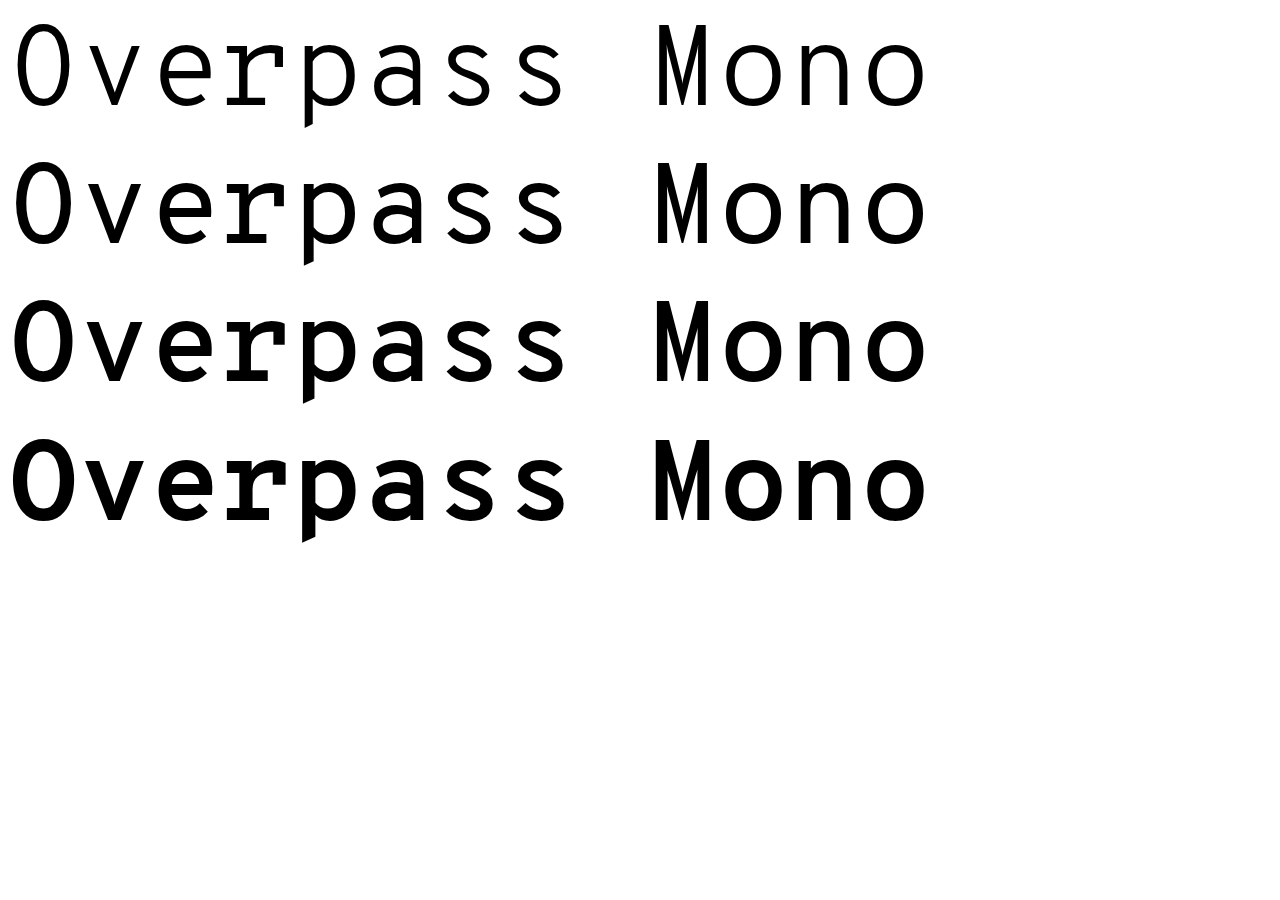
<file: web-server/pkg/templates/styles/assets/fonts/overpass-mono-webfont/example.html>
<!doctype html>
<html class="no-js" lang="">
    <head>
      <link rel="stylesheet" href="overpass-mono.css" />
      <style>body{font-family: overpass-mono, monospace; font-size:9vw; }
      p{margin:0; line-height:1.2em; padding:0;}</style>
</head>
<body>
  <p style="font-weight:300">Overpass Mono</p>
  <p style="font-weight:400">Overpass Mono</p>
  <p style="font-weight:500">Overpass Mono</p>
  <p style="font-weight:600">Overpass Mono</p>

</body>
</html>
</file>
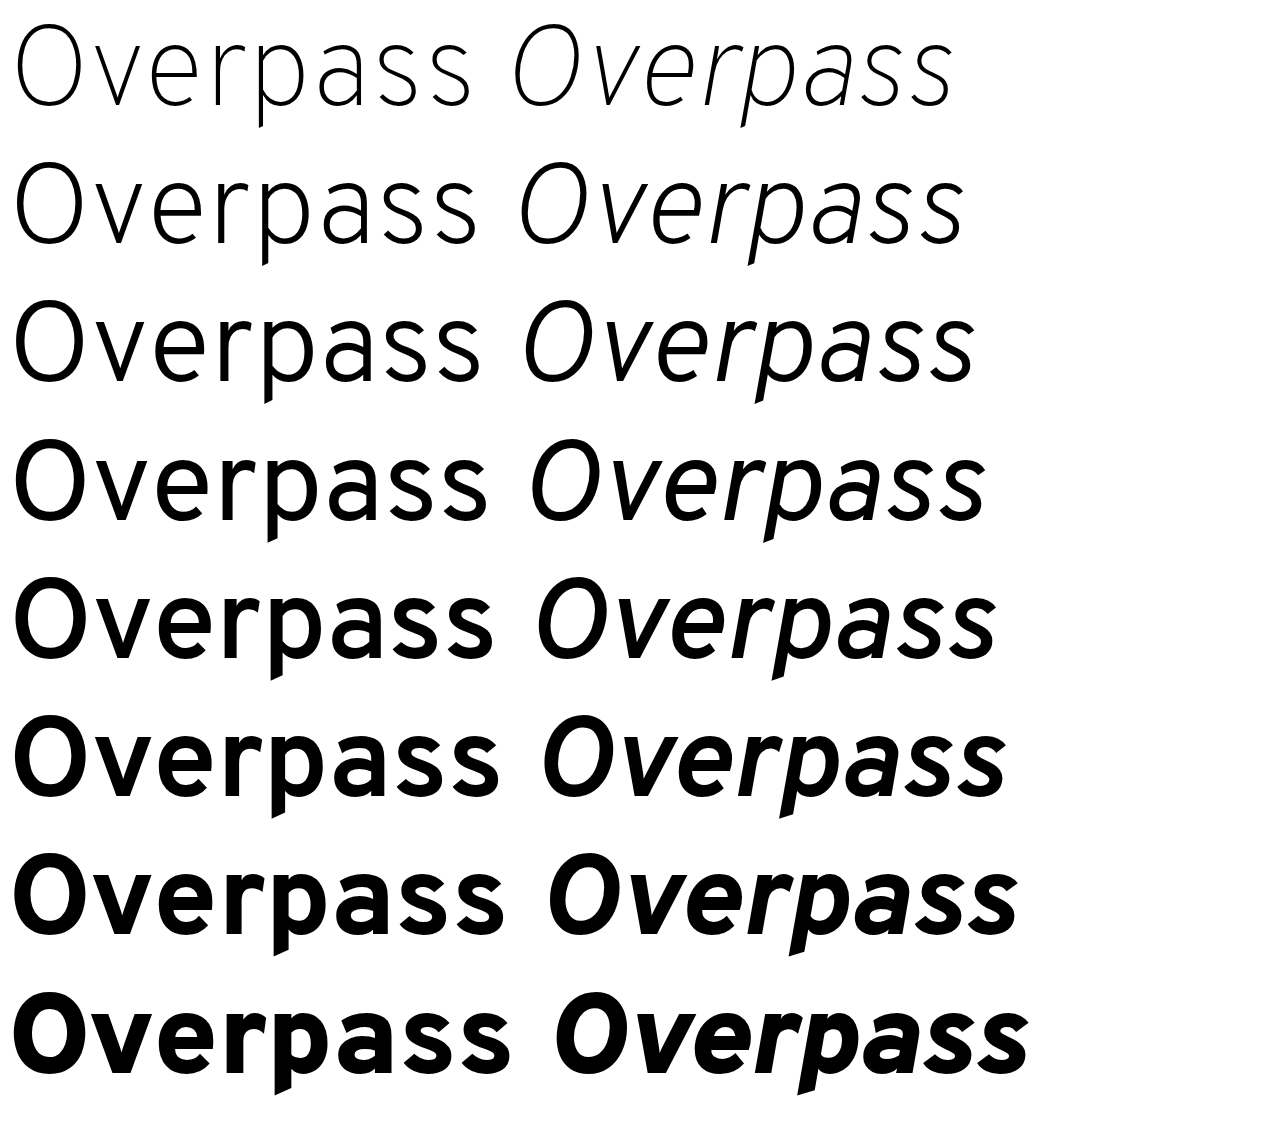
<file: web-server/pkg/templates/styles/assets/fonts/overpass-webfont/example.html>
<!doctype html>
<html class="no-js" lang="">
    <head>
      <link rel="stylesheet" href="overpass.css" />
      <style>body{font-family: overpass, sans-serif; font-size:9vw; }
      p{margin:0; line-height:1.2em; padding:0;}</style>
</head>
<body>
  <p style="font-weight:200">Overpass <i>Overpass</i></p>
  <p style="font-weight:300">Overpass <i>Overpass</i></p>
  <p style="font-weight:400">Overpass <i>Overpass</i></p>
  <p style="font-weight:500">Overpass <i>Overpass</i></p>
  <p style="font-weight:600">Overpass <i>Overpass</i></p>
  <p style="font-weight:700">Overpass <i>Overpass</i></p>
  <p style="font-weight:800">Overpass <i>Overpass</i></p>
  <p style="font-weight:900">Overpass <i>Overpass</i></p>
</body>
</html>
</file>
<file: web-server/pkg/templates/styles/assets/fonts/overpass-mono-webfont/overpass-mono.css>
@font-face {
  font-family: 'overpass-mono';
  src: url('overpass-mono-light.eot');
  src: url('overpass-mono-light.eot?#iefix') format('embedded-opentype'),
       url('overpass-mono-light.woff2') format('woff2'),
       url('overpass-mono-light.woff') format('woff'),
       url('overpass-mono-light.ttf')  format('truetype');
       font-weight: 300;
       font-style: normal;
}



@font-face {
  font-family: 'overpass-mono';
  src: url('overpass-mono-regular.eot');
  src: url('overpass-mono-regular.eot?#iefix') format('embedded-opentype'),
       url('overpass-mono-regular.woff2') format('woff2'),
       url('overpass-mono-regular.woff') format('woff'),
       url('overpass-mono-regular.ttf')  format('truetype');
       font-weight: 400;
       font-style: normal;
}



@font-face {
  font-family: 'overpass-mono';
  src: url('overpass-mono-semibold.eot');
  src: url('overpass-mono-semibold.eot?#iefix') format('embedded-opentype'),
       url('overpass-mono-semibold.woff2') format('woff2'),
       url('overpass-mono-semibold.woff') format('woff'),
       url('overpass-mono-semibold.ttf')  format('truetype');
       font-weight: 500;
       font-style: normal;
}



@font-face {
  font-family: 'overpass-mono';
  src: url('overpass-mono-bold.eot');
  src: url('overpass-mono-bold.eot?#iefix') format('embedded-opentype'),
       url('overpass-mono-bold.woff2') format('woff2'),
       url('overpass-mono-bold.woff') format('woff'),
       url('overpass-mono-bold.ttf')  format('truetype');
       font-weight: 600;
       font-style: normal;
}
</file>
<file: web-server/pkg/templates/styles/assets/fonts/overpass-webfont/overpass.css>
@font-face {
  font-family: 'overpass';
  src: url('overpass-thin.eot');
  src: url('overpass-thin.eot?#iefix') format('embedded-opentype'),
       url('overpass-thin.woff2') format('woff2'),
       url('overpass-thin.woff') format('woff'),
       url('overpass-thin.ttf')  format('truetype');
       font-weight: 200;
       font-style: normal;
}

@font-face {
  font-family: 'overpass';
  src: url('overpass-thin-italic.eot');
  src: url('overpass-thin-italic.eot?#iefix') format('embedded-opentype'),
       url('overpass-thin-italic.woff2') format('woff2'),
       url('overpass-thin-italic.woff') format('woff'),
       url('overpass-thin-italic.ttf')  format('truetype');
       font-weight: 200;
       font-style: italic;
}


@font-face {
  font-family: 'overpass';
  src: url('overpass-extralight.eot');
  src: url('overpass-extralight.eot?#iefix') format('embedded-opentype'),
       url('overpass-extralight.woff2') format('woff2'),
       url('overpass-extralight.woff') format('woff'),
       url('overpass-extralight.ttf')  format('truetype');
       font-weight: 300;
       font-style: normal;
}

@font-face {
  font-family: 'overpass';
  src: url('overpass-extralight-italic.eot');
  src: url('overpass-extralight-italic.eot?#iefix') format('embedded-opentype'),
       url('overpass-extralight-italic.woff2') format('woff2'),
       url('overpass-extralight-italic.woff') format('woff'),
       url('overpass-extralight-italic.ttf')  format('truetype');
       font-weight: 300;
       font-style: italic;
}



@font-face {
  font-family: 'overpass';
  src: url('overpass-light.eot');
  src: url('overpass-light.eot?#iefix') format('embedded-opentype'),
       url('overpass-light.woff2') format('woff2'),
       url('overpass-light.woff') format('woff'),
       url('overpass-light.ttf')  format('truetype');
       font-weight: 400;
       font-style: normal;
}

@font-face {
  font-family: 'overpass';
  src: url('overpass-light-italic.eot');
  src: url('overpass-light-italic.eot?#iefix') format('embedded-opentype'),
       url('overpass-light-italic.woff2') format('woff2'),
       url('overpass-light-italic.woff') format('woff'),
       url('overpass-light-italic.ttf')  format('truetype');
       font-weight: 400;
       font-style: italic;
}



@font-face {
  font-family: 'overpass';
  src: url('overpass-regular.eot');
  src: url('overpass-regular.eot?#iefix') format('embedded-opentype'),
       url('overpass-regular.woff2') format('woff2'),
       url('overpass-regular.woff') format('woff'),
       url('overpass-regular.ttf')  format('truetype');
       font-weight: 500;
       font-style: normal;
}

@font-face {
  font-family: 'overpass';
  src: url('overpass-italic.eot');
  src: url('overpass-italic.eot?#iefix') format('embedded-opentype'),
       url('overpass-italic.woff2') format('woff2'),
       url('overpass-italic.woff') format('woff'),
       url('overpass-italic.ttf')  format('truetype');
       font-weight: 500;
       font-style: italic;
}




@font-face {
  font-family: 'overpass';
  src: url('overpass-semibold.eot');
  src: url('overpass-semibold.eot?#iefix') format('embedded-opentype'),
       url('overpass-semibold.woff2') format('woff2'),
       url('overpass-semibold.woff') format('woff'),
       url('overpass-semibold.ttf')  format('truetype');
       font-weight: 600;
       font-style: normal;
}

@font-face {
  font-family: 'overpass';
  src: url('overpass-semibold-italic.eot');
  src: url('overpass-semibold-italic.eot?#iefix') format('embedded-opentype'),
       url('overpass-semibold-italic.woff2') format('woff2'),
       url('overpass-semibold-italic.woff') format('woff'),
       url('overpass-semibold-italic.ttf')  format('truetype');
       font-weight: 600;
       font-style: italic;
}




@font-face {
  font-family: 'overpass';
  src: url('overpass-bold.eot');
  src: url('overpass-bold.eot?#iefix') format('embedded-opentype'),
       url('overpass-bold.woff2') format('woff2'),
       url('overpass-bold.woff') format('woff'),
       url('overpass-bold.ttf')  format('truetype');
       font-weight: 700;
       font-style: normal;
}

@font-face {
  font-family: 'overpass';
  src: url('overpass-bold-italic.eot');
  src: url('overpass-bold-italic.eot?#iefix') format('embedded-opentype'),
       url('overpass-bold-italic.woff2') format('woff2'),
       url('overpass-bold-italic.woff') format('woff'),
       url('overpass-bold-italic.ttf')  format('truetype');
       font-weight: 700;
       font-style: italic;
}



@font-face {
  font-family: 'overpass';
  src: url('overpass-extrabold.eot');
  src: url('overpass-extrabold.eot?#iefix') format('embedded-opentype'),
       url('overpass-extrabold.woff2') format('woff2'),
       url('overpass-extrabold.woff') format('woff'),
       url('overpass-extrabold.ttf')  format('truetype');
       font-weight: 800;
       font-style: normal;
}

@font-face {
  font-family: 'overpass';
  src: url('overpass-extrabold-italic.eot');
  src: url('overpass-extrabold-italic.eot?#iefix') format('embedded-opentype'),
       url('overpass-extrabold-italic.woff2') format('woff2'),
       url('overpass-extrabold-italic.woff') format('woff'),
       url('overpass-extrabold-italic.ttf')  format('truetype');
       font-weight: 800;
       font-style: italic;
}


@font-face {
  font-family: 'overpass';
  src: url('overpass-heavy.eot');
  src: url('overpass-heavy.eot?#iefix') format('embedded-opentype'),
       url('overpass-heavy.woff2') format('woff2'),
       url('overpass-heavy.woff') format('woff'),
       url('overpass-heavy.ttf')  format('truetype');
       font-weight: 900;
       font-style: normal;
}

@font-face {
  font-family: 'overpass';
  src: url('overpass-heavy-italic.eot');
  src: url('overpass-heavy-italic.eot?#iefix') format('embedded-opentype'),
       url('overpass-heavy-italic.woff2') format('woff2'),
       url('overpass-heavy-italic.woff') format('woff'),
       url('overpass-heavy-italic.ttf')  format('truetype');
       font-weight: 900;
       font-style: italic;
}
</file>
